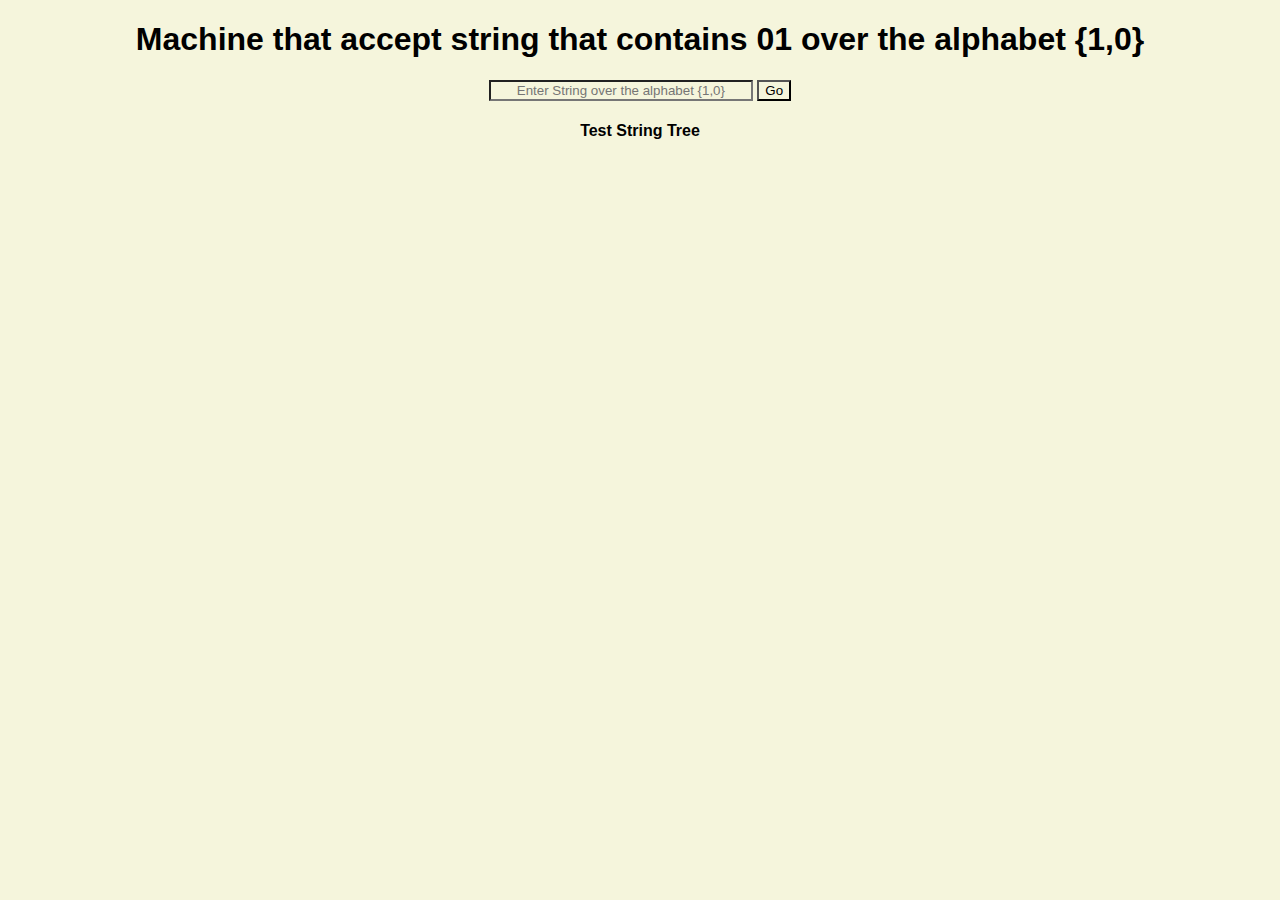
<file: Final Automata Machine/index.html>
<!DOCTYPE html>
<html lang="en">
<head>
    <meta charset="UTF-8">
    <meta name="viewport" content="width=device-width, initial-scale=1.0">
    <title>Automata Test String</title>
    <link rel="stylesheet" href="style.css">
    <script src="d3.v7.min.js"></script>
</head>
<body>
    
    <h1>Machine that accept string that contains 01 over the alphabet {1,0} </h1>
    <input type="text" id="inputString" placeholder="Enter String over the alphabet {1,0}">
    <button onclick="test()">Go</button>   
<div id="tree-container">
    <h4>Test String Tree</h4>
    <p id="result"></p>
    <div id="tree"></div>
    <script src="index.js"></script>
</div>

</body>
</html>
</file>
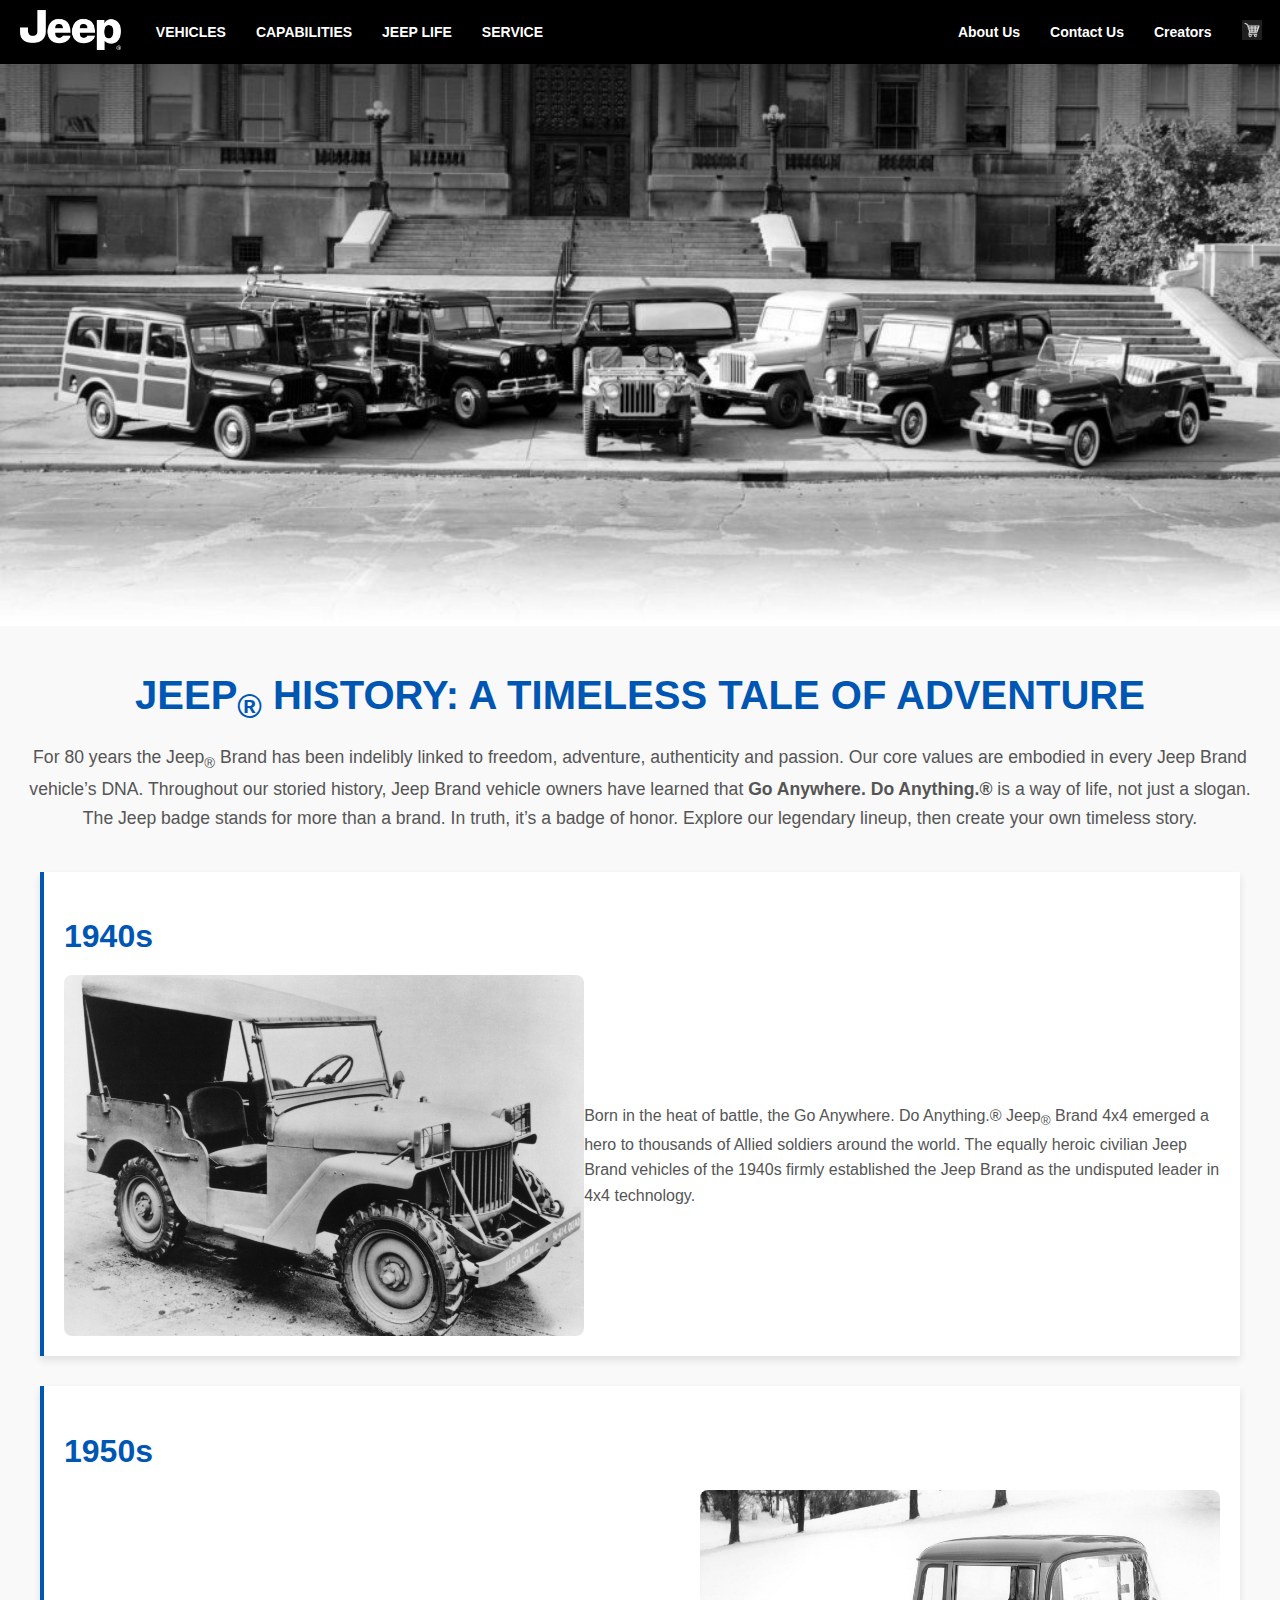
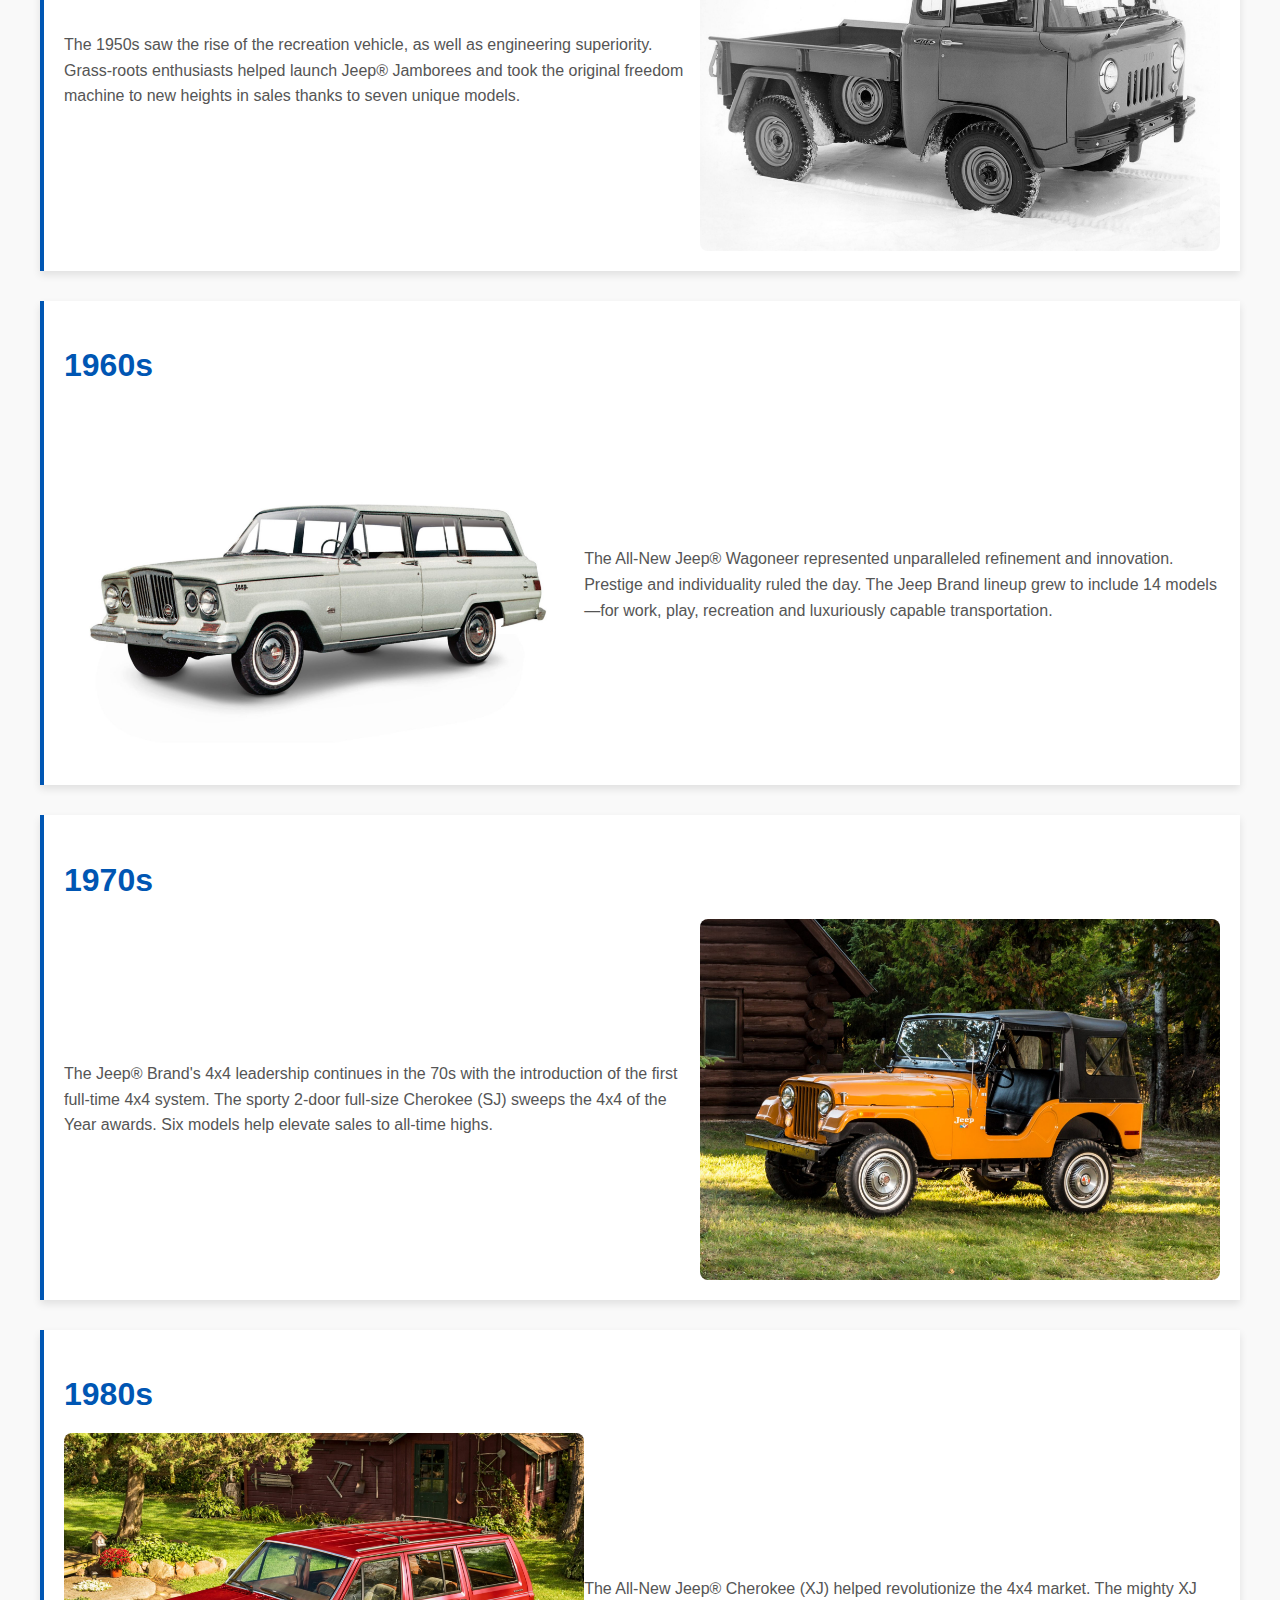
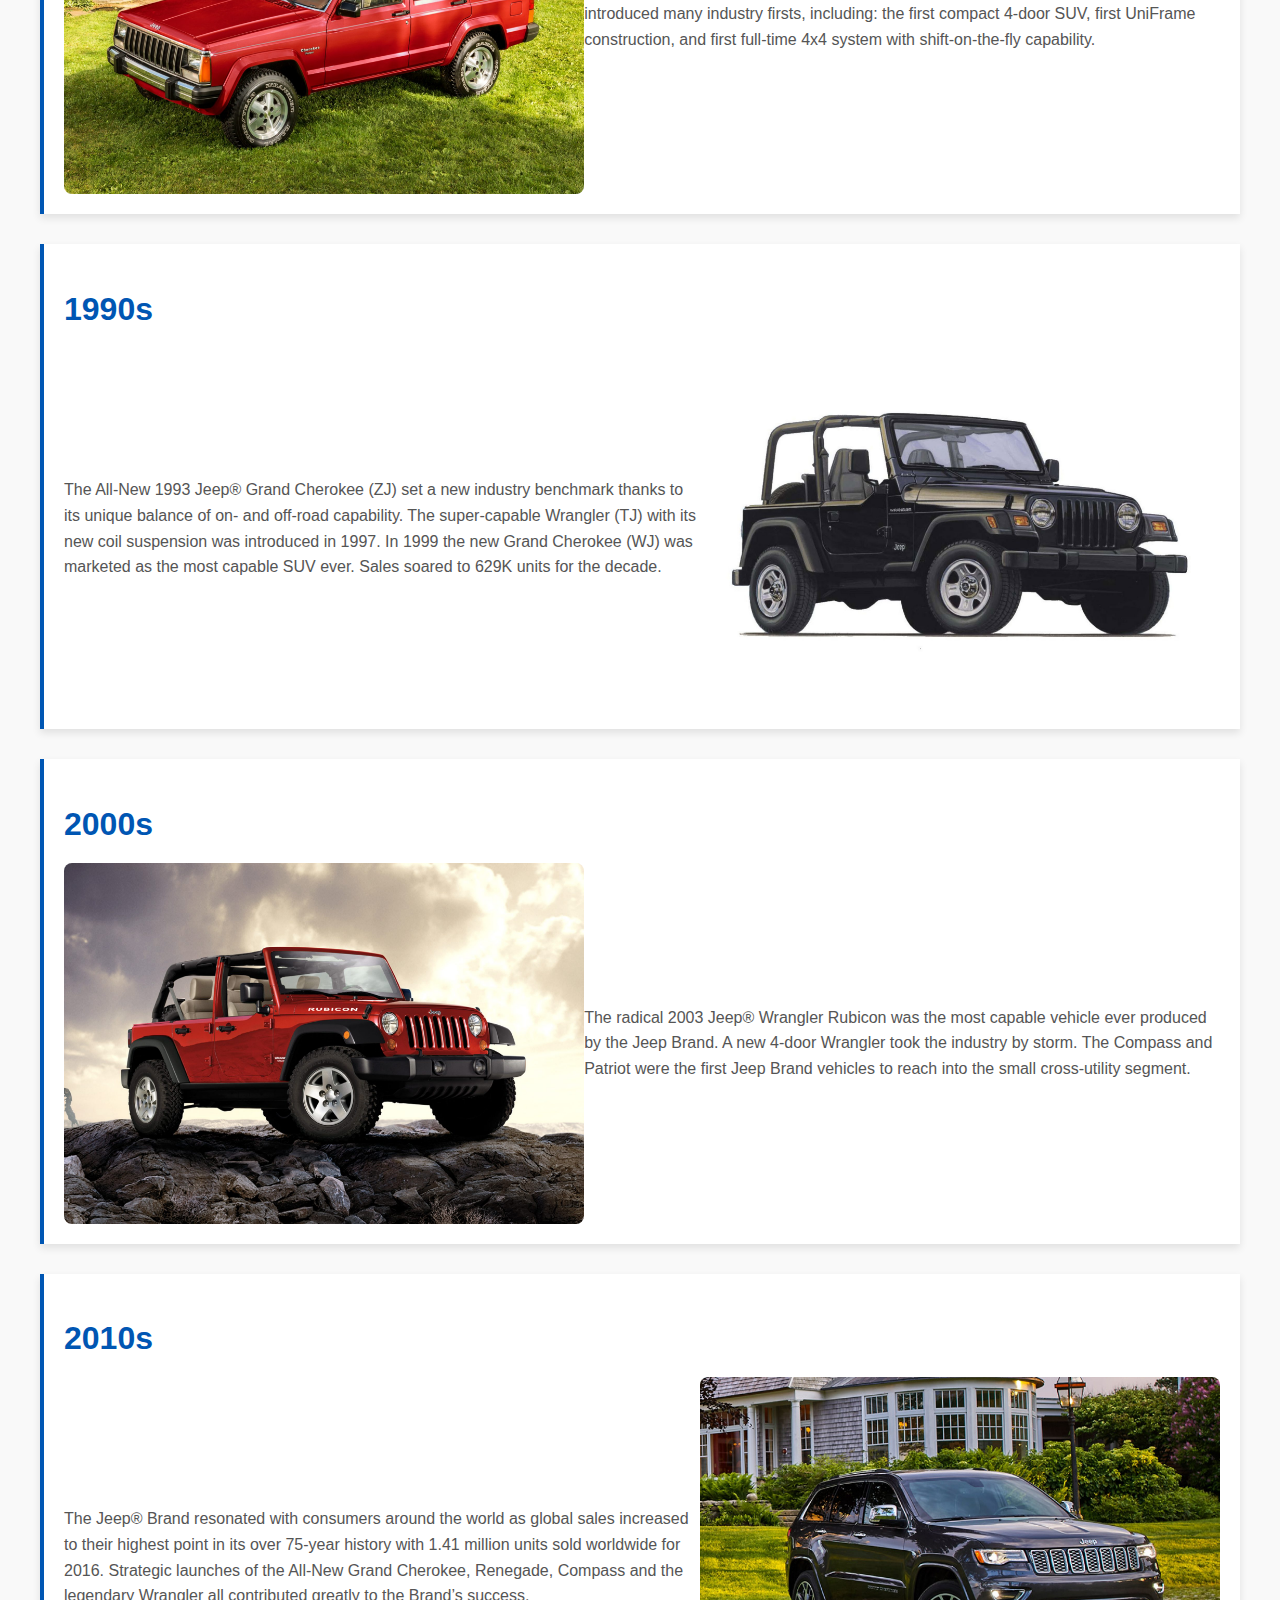
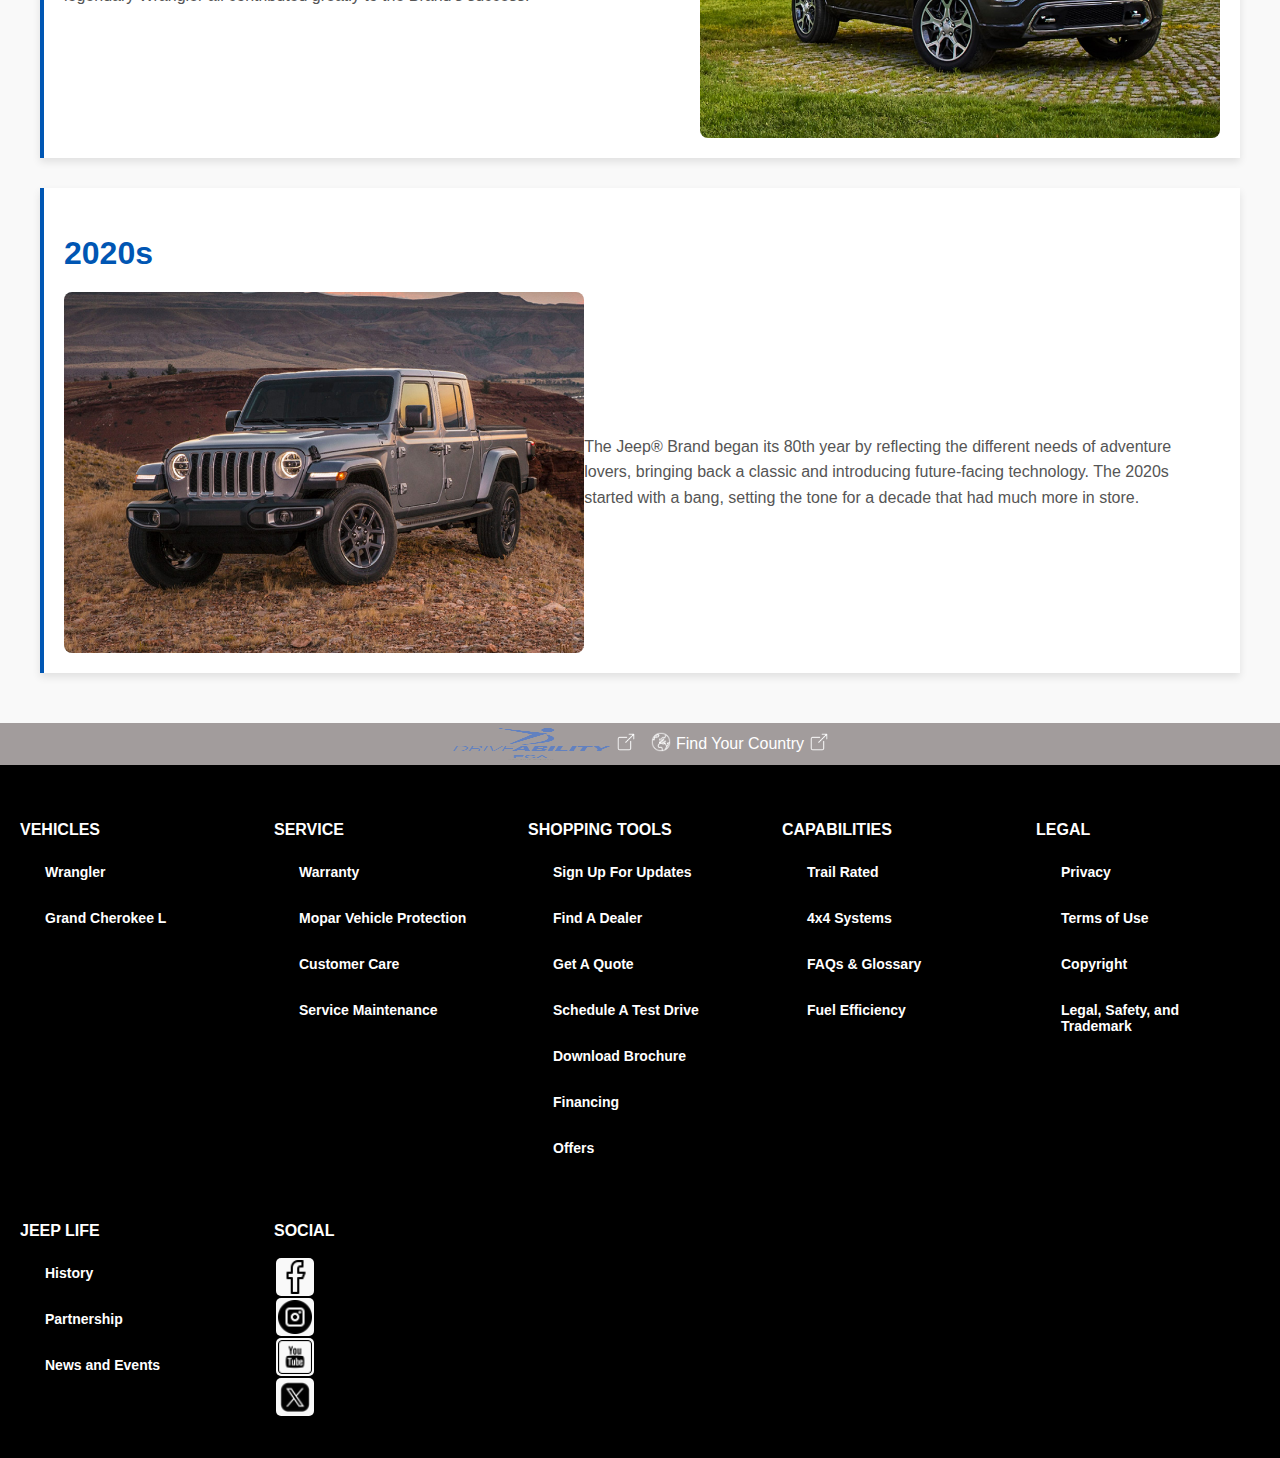
<file: DC101/history.html>
<!DOCTYPE html>
<html lang="en">
<head>
    <meta charset="UTF-8">
    <meta name="viewport" content="width=device-width, initial-scale=1.0">
    <title>Jeep® History - The Legacy of Jeep® Models By Year</title>
    <link rel="icon" href="img/jeep.ico" type="image/x-icon">
    <link rel="stylesheet" href="css/header.css">
    <link rel="stylesheet" href="css/footer.css">
    <link rel="stylesheet" href="css/history.css">
</head>
<body>
    <header>
        <div class="Jeep-head">
            <a href="index.html"><img class="JeepImg" src="img/logo-jeep.png" alt="logo-jeep"></a> 
            <nav>
                <ul>
                    <li><a href="#" id="vehicles-link">VEHICLES</a></li>
                    <li><a href="#">CAPABILITIES</a></li>
                    <li><a href="#">JEEP LIFE</a></li>
                    <li><a href="#">SERVICE</a></li>
                </ul>    
            </nav>        
            <ul>    
                <li><a href="#">About Us</a></li>
                <li><a href="#">Contact Us</a></li>
                <li><a href="#">Creators</a></li>
            </ul>
            <div class="icons-container">
                <a href="#"><img class="icons" src="img/shopping-cart-white-logo.png" alt="shopping-cart"></a>
            </div>
        </div>
    </header>
    <div id="vehicles-section" class="hidden">
        <h2>STANDARD MODELS</h2>
        <div class="vehicle-models">
            <div class="vehicle">
                <img src="img/wrangler.png" alt="Wrangler">
                <h3>WRANGLER</h3>
                <p>THE ICON</p>
                <p>Wrangler 4-Door Sport – <strong>PHP 4,790,000</strong></p>
                <p>Wrangler 2-Door Rubicon – <strong>PHP 5,590,000</strong></p>
                <p>Wrangler 4-Door Rubicon – <strong>PHP 5,780,000</strong></p>
            </div>
            <div class="vehicle">
                <img src="img/grand-cherokee.jpg" alt="Grand Cherokee L">
                <h3>GRAND CHEROKEE L</h3>
                <p>LEGACY LIVES ON</p>
                <p>Limited 3.6L – <strong>PHP 5,490,000</strong></p>
            </div>
        </div>
        <button id="close-vehicles">CLOSE</button>
    </div>


    <div id="homepage-body">
        <div class="image-container1">
            <img id="homepagepic" src="img/2018-Jeep-History-Overview-Hero.jpg.img.1000.jpg" alt="jeep-legendary-drives-homepage-mobile">
            </div>
        </div>
        <div id="jeep-history">
            <div class="jeep-history-header">
                <h1>JEEP<sub>®</sub> HISTORY: A TIMELESS TALE OF ADVENTURE</h1>
                <p>For 80 years the Jeep<sub>®</sub> Brand has been indelibly linked to freedom, adventure, authenticity and passion. Our core values are embodied in every Jeep Brand vehicle’s DNA. Throughout our storied history, Jeep Brand vehicle owners have learned that <strong>Go Anywhere. Do Anything.®</strong> is a way of life, not just a slogan. The Jeep badge stands for more than a brand. In truth, it’s a badge of honor. Explore our legendary lineup, then create your own timeless story.</p>
            </div>
        
            <div class="jeep-history-timeline">
                <div class="timeline-section">
                    <h2>1940s</h2>
                    <div class="timeline-content">
                        <img src="img/2018-Jeep-History-Overview-Pillar-1940s.jpg" alt="1940s Jeep" class="timeline-img left">
                        <p>Born in the heat of battle, the Go Anywhere. Do Anything.® 
                            Jeep<sub>®</sub> Brand 4x4 emerged a hero to thousands of Allied soldiers around the world. 
                            The equally heroic civilian Jeep Brand vehicles of the 1940s firmly established the Jeep Brand 
                            as the undisputed leader in 4x4 technology.</p>
                    </div>
                </div>
        
                <div class="timeline-section">
                    <h2>1950s</h2>
                    <div class="timeline-content">
                        <img src="img/2018-Jeep-History-Overview-Pillar-1950s.jpg" alt="1950s Jeep" class="timeline-img right">
                        <p>The 1950s saw the rise of the recreation vehicle, as well as engineering superiority. 
                            Grass-roots enthusiasts helped launch Jeep® Jamborees and took the original freedom machine 
                            to new heights in sales thanks to seven unique models.</p>
                    </div>
                </div>
        
                <div class="timeline-section">
                    <h2>1960s</h2>
                    <div class="timeline-content">
                        <img src="img/2018-Jeep-History-Overview-Pillar-1960s.jpg" alt="1960s Jeep" class="timeline-img left">
                        <p>The All-New Jeep® Wagoneer represented unparalleled refinement and innovation. 
                            Prestige and individuality ruled the day. The Jeep Brand lineup grew to include 14 models—for 
                            work, play, recreation and luxuriously capable transportation.</p>
                    </div>
                </div>
                

            <div class="timeline-section">
                <h2>1970s</h2>
                <div class="timeline-content">
                    <img src="img/2018-Jeep-History-Overview-Pillar-1970s.jpg" alt="1970s Jeep" class="timeline-img right">
                    <p>The Jeep® Brand's 4x4 leadership continues in the 70s with the introduction of the first full-time 4x4 system. 
                        The sporty 2-door full-size Cherokee (SJ) sweeps the 4x4 of the Year awards. 
                        Six models help elevate sales to all-time highs.</p>
                </div>
            </div>
            <div class="timeline-section">
                <h2>1980s</h2>
                <div class="timeline-content">
                    <img src="img/2018-Jeep-History-Overview-Pillar-1980s.jpg" alt="1980s Jeep" class="timeline-img left">
                    <p>The All-New Jeep® Cherokee (XJ) helped revolutionize the 4x4 market. 
                        The mighty XJ introduced many industry firsts, including: the first compact 4-door SUV, 
                        first UniFrame construction, and first full-time 4x4 system with shift-on-the-fly capability.</p>
                </div>
            </div>

            <div class="timeline-section">
                <h2>1990s</h2>
                <div class="timeline-content">
                    <img src="img/2018-Jeep-History-Overview-Pillar-1990s.jpg" alt="1990s Jeep" class="timeline-img right">
                    <p>The All-New 1993 Jeep® Grand Cherokee (ZJ) set a new industry benchmark thanks to its unique balance of on- and off-road capability. 
                        The super-capable Wrangler (TJ) with its new coil suspension was introduced in 1997. 
                        In 1999 the new Grand Cherokee (WJ) was marketed as the most capable SUV ever. 
                        Sales soared to 629K units for the decade.</p>
                </div>
            </div>
            <div class="timeline-section">
                <h2>2000s</h2>
                <div class="timeline-content">
                    <img src="img/2018-Jeep-History-Overview-Pillar-2000s.jpg" alt="2000s Jeep" class="timeline-img left">
                    <p>The radical 2003 Jeep® Wrangler Rubicon was the most capable vehicle ever produced by the Jeep Brand. 
                        A new 4-door Wrangler took the industry by storm. 
                        The Compass and Patriot were the first Jeep Brand vehicles to reach into the small cross-utility segment.</p>
                </div>
            </div>

            <div class="timeline-section">
                <h2>2010s</h2>
                <div class="timeline-content">
                    <img src="img/Jeep-History-2010s-Hero-2019-Grand-Cherokee-WK.jpg" alt="2010s Jeep" class="timeline-img right">
                    <p>The Jeep® Brand resonated with consumers around the world as global sales 
                        increased to their highest point in its over 75-year history with 1.41 million units sold worldwide for 2016. 
                        Strategic launches of the All-New Grand Cherokee, Renegade, Compass and the legendary Wrangler all contributed greatly to the Brand’s success.</p>
                </div>
            </div>

            <div class="timeline-section">
                <h2>2020s</h2>
                <div class="timeline-content">
                    <img src="img/Jeep-History-2020s-Hero-Overview-2020-Gladiator-JT.jpg" alt="2020s Jeep" class="timeline-img left">
                    <p>The Jeep® Brand began its 80th year by reflecting the different needs of adventure lovers, bringing back a classic and introducing future-facing technology. 
                        The 2020s started with a bang, setting the tone for a decade that had much more in store.</p>
                </div>
            </div>
        </div>
    </div>



    <div class="links1">
        <a href="http://www.fcausautomobility.com/">
            <div class="fca">
                <img src="img/FCA-DriveAbilityLogo_Vertical-1030x642.png" alt="FCA-Drive Ability">
                <div class="external-link">
                    <img src="img/external-link.png" alt="external-link" >
                </div>
            </div>
        </a>
        <a href="https://www.fcacountryfinder.com/">
            <div class="find-country">
                <div class="globe">
                    <img src="img/globe.png" alt="globe">
                </div>
                Find Your Country
                <div class="external-link">
                    <img src="img/external-link.png" alt="external-link" >
                </div>
            </div>
        </a>
    </div>

    <footer class="footer">
        <div class="footer-column">
            <h3>VEHICLES</h3>
            <ul>
                <li><a href="#">Wrangler</a></li>
                <li><a href="#">Grand Cherokee L</a></li>
            </ul>
        </div>
        <div class="footer-column">
            <h3>SERVICE</h3>
            <ul>
                <li><a href="#">Warranty</a></li>
                <li><a href="#">Mopar Vehicle Protection</a></li>
                <li><a href="#">Customer Care</a></li>
                <li><a href="#">Service Maintenance</a></li>
            </ul>
        </div>
        <div class="footer-column">
            <h3>SHOPPING TOOLS</h3>
            <ul>
                <li><a href="#">Sign Up For Updates</a></li>
                <li><a href="#">Find A Dealer</a></li>
                <li><a href="#">Get A Quote</a></li>
                <li><a href="#">Schedule A Test Drive</a></li>
                <li><a href="#">Download Brochure</a></li>
                <li><a href="#">Financing</a></li>
                <li><a href="#">Offers</a></li>
            </ul>
        </div>
        <div class="footer-column">
            <h3>CAPABILITIES</h3>
            <ul>
                <li><a href="#">Trail Rated</a></li>
                <li><a href="#">4x4 Systems</a></li>
                <li><a href="#">FAQs & Glossary</a></li>
                <li><a href="#">Fuel Efficiency</a></li>
            </ul>
        </div>
        <div class="footer-column">
            <h3>LEGAL</h3>
            <ul>
                <li><a href="#">Privacy</a></li>
                <li><a href="#">Terms of Use</a></li>
                <li><a href="#">Copyright</a></li>
                <li><a href="#">Legal, Safety, and Trademark</a></li>
            </ul>
        </div>
        <div class="footer-column">
            <h3>JEEP LIFE</h3>
            <ul>
                <li><a href="history.html">History</a></li>
                <li><a href="#">Partnership</a></li>
                <li><a href="#">News and Events</a></li>
            </ul>
        </div>
        <div class="footer-column">
            <h3>SOCIAL</h3>
            <div class="social-icons">
                <a href="https://www.facebook.com/jeepPH"><img src="img/facebook-icon.png" alt="Facebook"></a>
                <a href="https://www.instagram.com/jeepph/"><img src="img/instagram-icon.png" alt="Instagram"></a>
                <a href="https://www.youtube.com/channel/UC072FuFoX22KTJq3ZMf5h1Q"><img src="img/youtube-icon.png" alt="YouTube"></a>
                <a href="https://twitter.com/jeepph/"><img src="img/twitter-icon.png" alt="X"></a>
            </div>
        </div>
    </footer>
    <script src="jscript/header_script.js"></script>
</body>
</html>
</file>
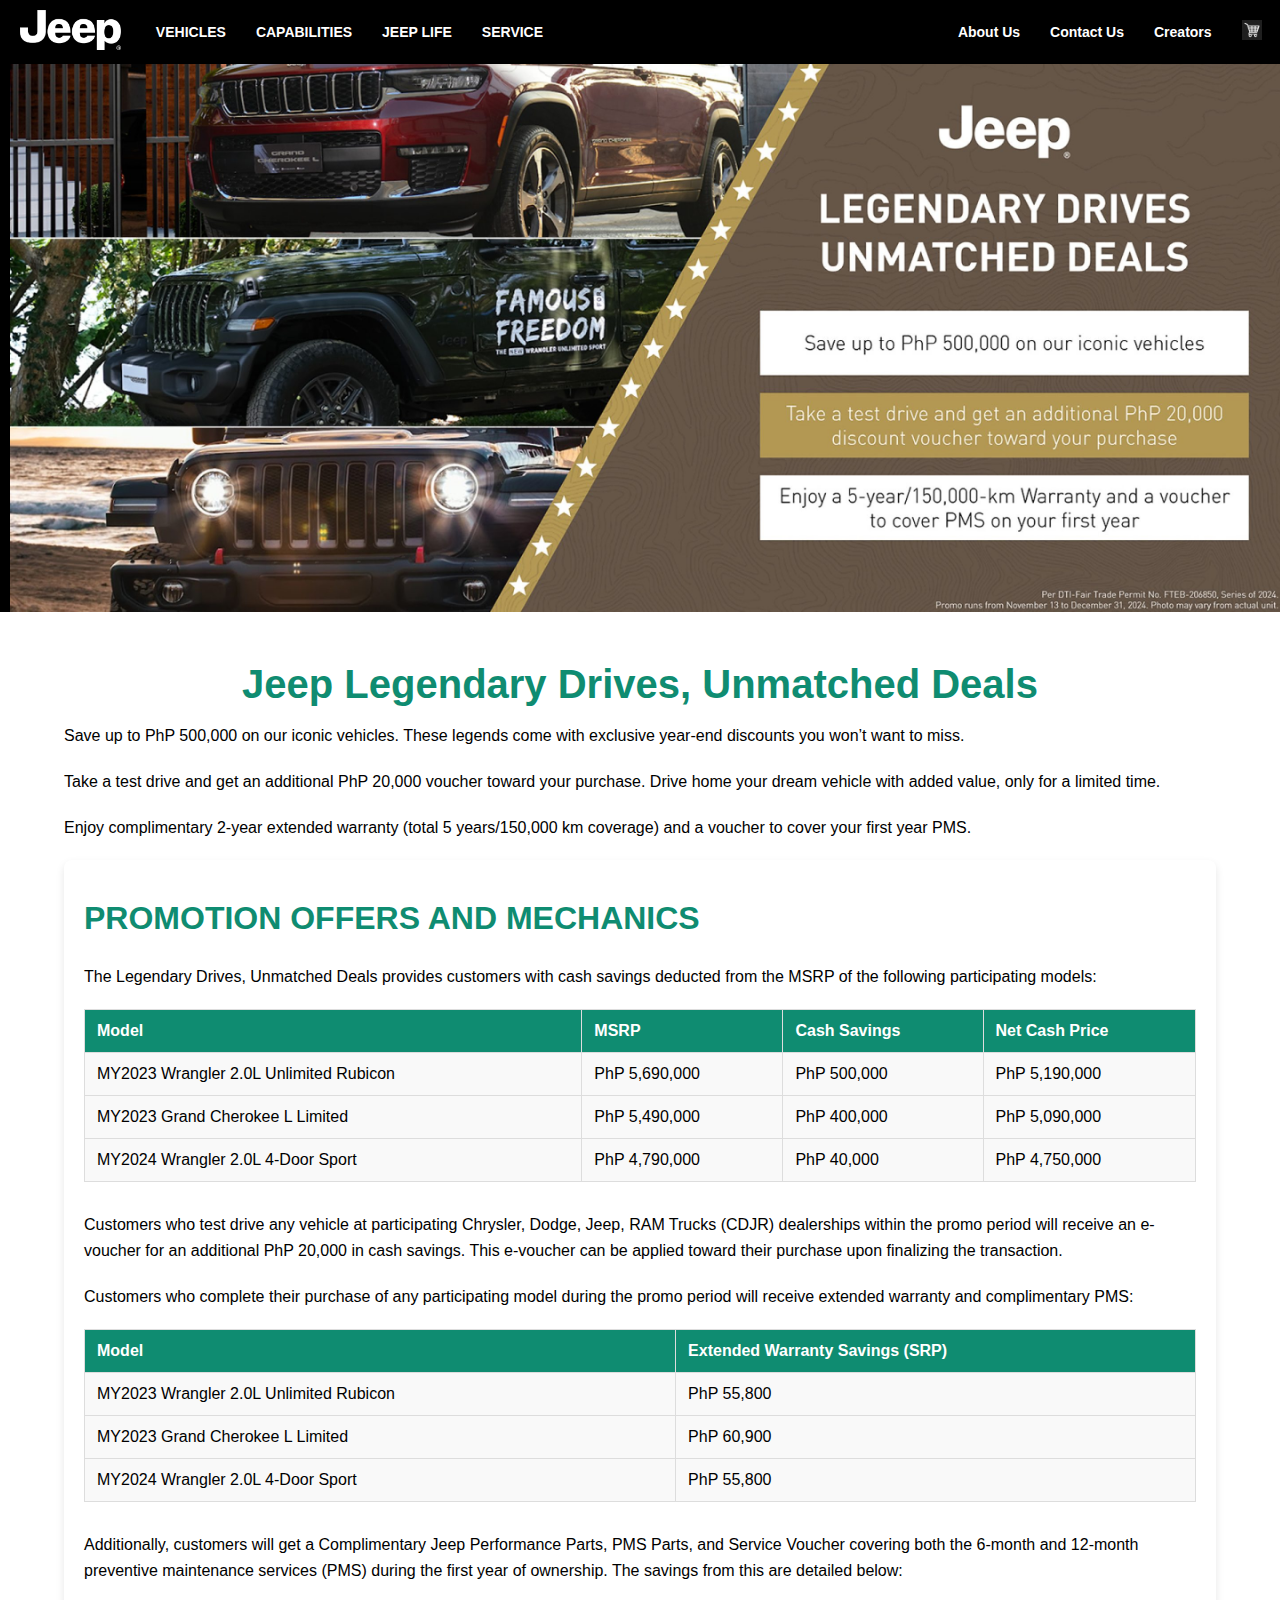
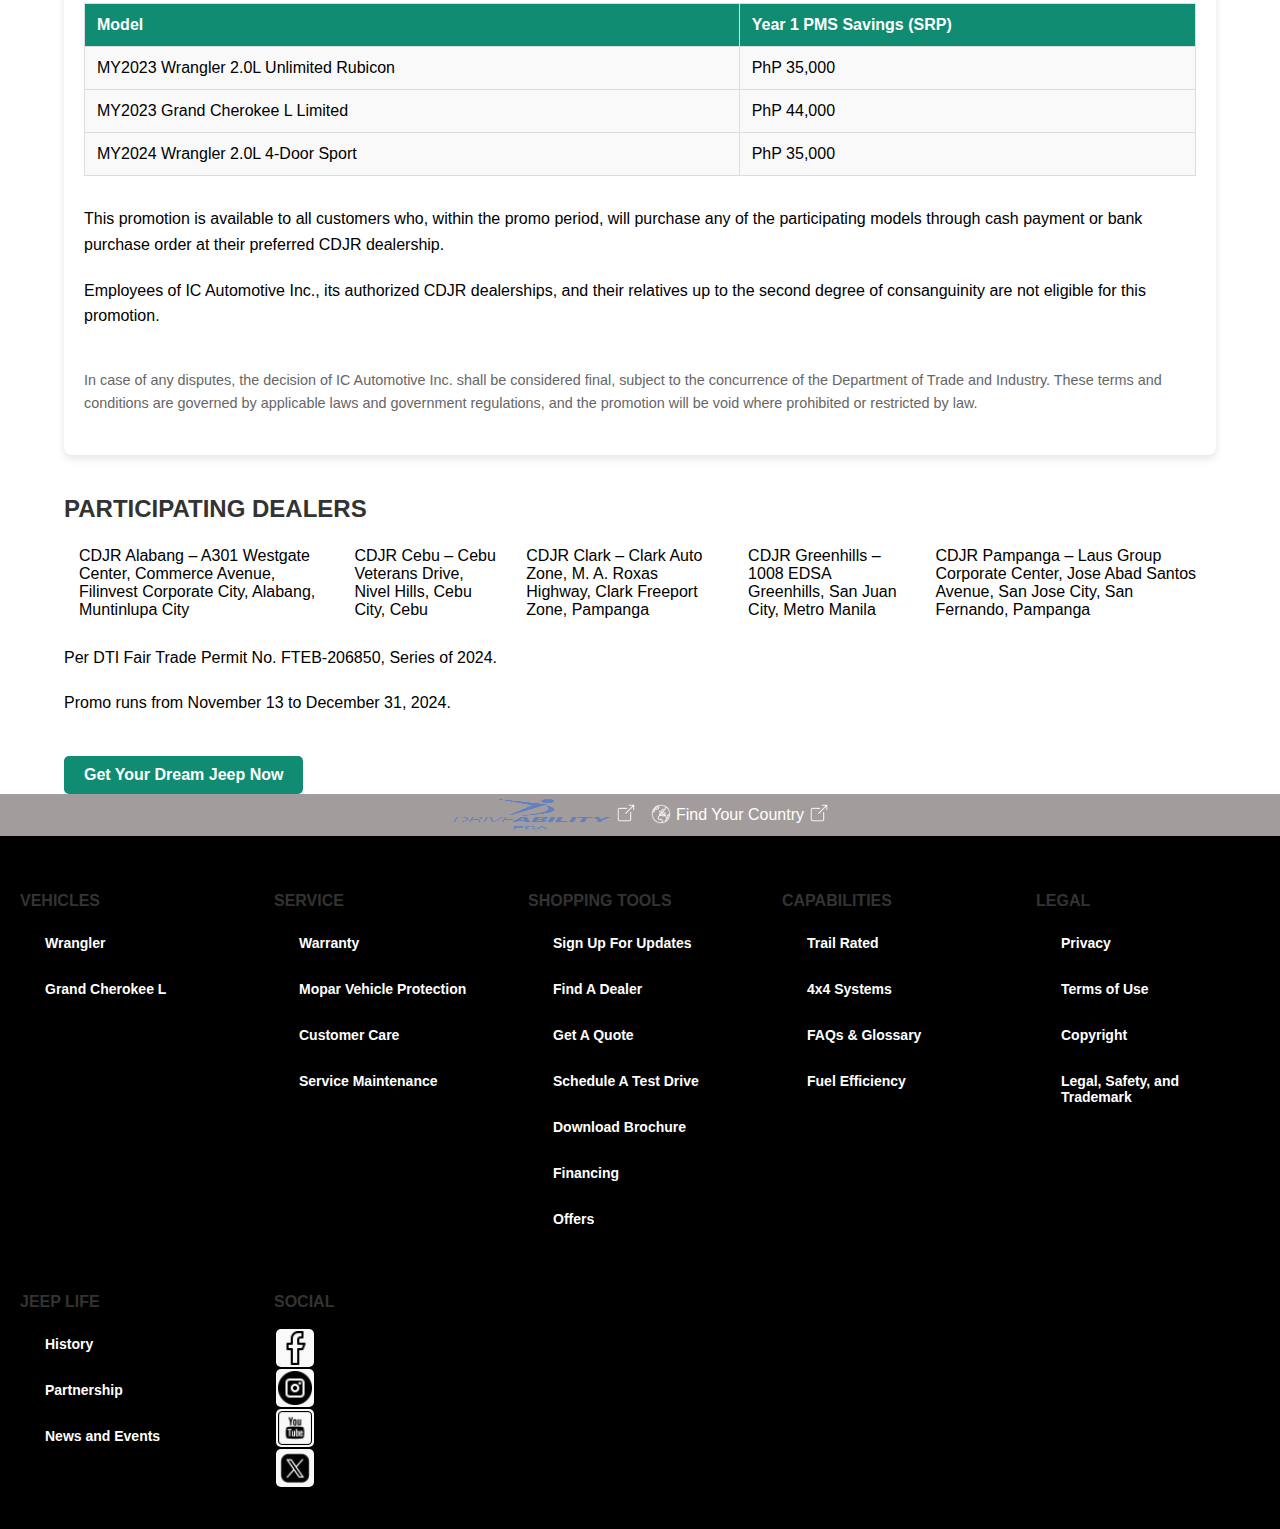
<file: DC101/mechanics.html>
<!DOCTYPE html>
<html lang="en">
<head>
    <meta charset="UTF-8">
    <meta name="viewport" content="width=device-width, initial-scale=1.0">
    <title>Jeep® Wrangler in the Philippines</title>
    <link rel="stylesheet" href="css/header.css">
    <link rel="stylesheet" href="css/footer.css">
    <link rel="stylesheet" href="css/mechanics.css">
</head>
<body>
    <div class="Jeep-head">
        <a href="index.html"><img class="JeepImg" src="img/logo-jeep.png" alt="logo-jeep"></a> 
        <nav>
            <ul>
                <li><a href="#" id="vehicles-link">VEHICLES</a></li>
                <li><a href="#">CAPABILITIES</a></li>
                <li><a href="#">JEEP LIFE</a></li>
                <li><a href="#">SERVICE</a></li>
            </ul>    
        </nav>        
            <ul>    
                <li><a href="#">About Us</a></li>
                <li><a href="#">Contact Us</a></li>
                <li><a href="#">Creators</a></li>
            </ul>
        
        <div class="icons-container">
            <a href="#"><img class="icons" src="img/shopping-cart-white-logo.png" alt="shopping-cart"></a>
        </div>
    </div>
    <div id="mechanics-body">
        <div class="image-container1">
            <img id="mechanicspic" src="img/jeep-legendary-drives-1920x850.jpg.img.2880.jpg" alt="jeep-legendary-drives-homepage-mobile">
            <div class="container">
                <!-- Header -->
                <h1>Jeep Legendary Drives, Unmatched Deals</h1>
                <p>Save up to PhP 500,000 on our iconic vehicles. These legends come with exclusive year-end discounts you won’t want to miss.</p>
                <p>Take a test drive and get an additional PhP 20,000 voucher toward your purchase. Drive home your dream vehicle with added value, only for a limited time.</p>
                <p>Enjoy complimentary 2-year extended warranty (total 5 years/150,000 km coverage) and a voucher to cover your first year PMS.</p>
                
                <!-- Promotion Offers Section -->
                <div class="promotion-section">
                    <h2>PROMOTION OFFERS AND MECHANICS</h2>
                    <p>The Legendary Drives, Unmatched Deals provides customers with cash savings deducted from the MSRP of the following participating models:</p>
                    
                    <table>
                        <thead>
                            <tr>
                                <th>Model</th>
                                <th>MSRP</th>
                                <th>Cash Savings</th>
                                <th>Net Cash Price</th>
                            </tr>
                        </thead>
                        <tbody>
                            <tr>
                                <td>MY2023 Wrangler 2.0L Unlimited Rubicon</td>
                                <td>PhP 5,690,000</td>
                                <td>PhP 500,000</td>
                                <td>PhP 5,190,000</td>
                            </tr>
                            <tr>
                                <td>MY2023 Grand Cherokee L Limited</td>
                                <td>PhP 5,490,000</td>
                                <td>PhP 400,000</td>
                                <td>PhP 5,090,000</td>
                            </tr>
                            <tr>
                                <td>MY2024 Wrangler 2.0L 4-Door Sport</td>
                                <td>PhP 4,790,000</td>
                                <td>PhP 40,000</td>
                                <td>PhP 4,750,000</td>
                            </tr>
                        </tbody>
                    </table>
        
                    <p>Customers who test drive any vehicle at participating Chrysler, Dodge, Jeep, RAM Trucks (CDJR) dealerships within the promo period will receive an e-voucher for an additional PhP 20,000 in cash savings. This e-voucher can be applied toward their purchase upon finalizing the transaction.</p>
        
                    <p>Customers who complete their purchase of any participating model during the promo period will receive extended warranty and complimentary PMS:</p>
        
                    <table>
                        <thead>
                            <tr>
                                <th>Model</th>
                                <th>Extended Warranty Savings (SRP)</th>
                            </tr>
                        </thead>
                        <tbody>
                            <tr>
                                <td>MY2023 Wrangler 2.0L Unlimited Rubicon</td>
                                <td>PhP 55,800</td>
                            </tr>
                            <tr>
                                <td>MY2023 Grand Cherokee L Limited</td>
                                <td>PhP 60,900</td>
                            </tr>
                            <tr>
                                <td>MY2024 Wrangler 2.0L 4-Door Sport</td>
                                <td>PhP 55,800</td>
                            </tr>
                        </tbody>
                    </table>
        
                    <p>Additionally, customers will get a Complimentary Jeep Performance Parts, PMS Parts, and Service Voucher covering both the 6-month and 12-month preventive maintenance services (PMS) during the first year of ownership. The savings from this are detailed below:</p>
        
                    <table>
                        <thead>
                            <tr>
                                <th>Model</th>
                                <th>Year 1 PMS Savings (SRP)</th>
                            </tr>
                        </thead>
                        <tbody>
                            <tr>
                                <td>MY2023 Wrangler 2.0L Unlimited Rubicon</td>
                                <td>PhP 35,000</td>
                            </tr>
                            <tr>
                                <td>MY2023 Grand Cherokee L Limited</td>
                                <td>PhP 44,000</td>
                            </tr>
                            <tr>
                                <td>MY2024 Wrangler 2.0L 4-Door Sport</td>
                                <td>PhP 35,000</td>
                            </tr>
                        </tbody>
                    </table>
        
                    <p>This promotion is available to all customers who, within the promo period, will purchase any of the participating models through cash payment or bank purchase order at their preferred CDJR dealership.</p>
        
                    <p>Employees of IC Automotive Inc., its authorized CDJR dealerships, and their relatives up to the second degree of consanguinity are not eligible for this promotion.</p>
        
                    <p class="terms-conditions">In case of any disputes, the decision of IC Automotive Inc. shall be considered final, subject to the concurrence of the Department of Trade and Industry. These terms and conditions are governed by applicable laws and government regulations, and the promotion will be void where prohibited or restricted by law.</p>
                </div>
        
                <!-- Participating Dealers Section -->
                <div class="dealers-list">
                    <h3>PARTICIPATING DEALERS</h3>
                    <ul>
                        <li>CDJR Alabang – A301 Westgate Center, Commerce Avenue, Filinvest Corporate City, Alabang, Muntinlupa City</li>
                        <li>CDJR Cebu – Cebu Veterans Drive, Nivel Hills, Cebu City, Cebu</li>
                        <li>CDJR Clark – Clark Auto Zone, M. A. Roxas Highway, Clark Freeport Zone, Pampanga</li>
                        <li>CDJR Greenhills – 1008 EDSA Greenhills, San Juan City, Metro Manila</li>
                        <li>CDJR Pampanga – Laus Group Corporate Center, Jose Abad Santos Avenue, San Jose City, San Fernando, Pampanga</li>
                    </ul>
                    <p>Per DTI Fair Trade Permit No. FTEB-206850, Series of 2024.</p>
                    <p>Promo runs from November 13 to December 31, 2024.</p>
                </div>
        
                <!-- Call-to-Action Button -->
                <a href="#" class="button">Get Your Dream Jeep Now</a>
            </div>
        </div>
    <div class="links1">
        <a href="http://www.fcausautomobility.com/">
            <div class="fca">
                <img src="img/FCA-DriveAbilityLogo_Vertical-1030x642.png" alt="FCA-Drive Ability">
                <div class="external-link">
                    <img src="img/external-link.png" alt="external-link" >
                </div>
            </div>
        </a>
        <a href="https://www.fcacountryfinder.com/">
            <div class="find-country">
                <div class="globe">
                    <img src="img/globe.png" alt="globe">
                </div>
                Find Your Country
                <div class="external-link">
                    <img src="img/external-link.png" alt="external-link" >
                </div>
            </div>
        </a>
    </div>

    <footer class="footer">
        <div class="footer-column">
            <h3>VEHICLES</h3>
            <ul>
                <li><a href="#">Wrangler</a></li>
                <li><a href="#">Grand Cherokee L</a></li>
            </ul>
        </div>
        <div class="footer-column">
            <h3>SERVICE</h3>
            <ul>
                <li><a href="#">Warranty</a></li>
                <li><a href="#">Mopar Vehicle Protection</a></li>
                <li><a href="#">Customer Care</a></li>
                <li><a href="#">Service Maintenance</a></li>
            </ul>
        </div>
        <div class="footer-column">
            <h3>SHOPPING TOOLS</h3>
            <ul>
                <li><a href="#">Sign Up For Updates</a></li>
                <li><a href="#">Find A Dealer</a></li>
                <li><a href="#">Get A Quote</a></li>
                <li><a href="#">Schedule A Test Drive</a></li>
                <li><a href="#">Download Brochure</a></li>
                <li><a href="#">Financing</a></li>
                <li><a href="#">Offers</a></li>
            </ul>
        </div>
        <div class="footer-column">
            <h3>CAPABILITIES</h3>
            <ul>
                <li><a href="#">Trail Rated</a></li>
                <li><a href="#">4x4 Systems</a></li>
                <li><a href="#">FAQs & Glossary</a></li>
                <li><a href="#">Fuel Efficiency</a></li>
            </ul>
        </div>
        <div class="footer-column">
            <h3>LEGAL</h3>
            <ul>
                <li><a href="#">Privacy</a></li>
                <li><a href="#">Terms of Use</a></li>
                <li><a href="#">Copyright</a></li>
                <li><a href="#">Legal, Safety, and Trademark</a></li>
            </ul>
        </div>
        <div class="footer-column">
            <h3>JEEP LIFE</h3>
            <ul>
                <li><a href="history.html">History</a></li>
                <li><a href="#">Partnership</a></li>
                <li><a href="#">News and Events</a></li>
            </ul>
        </div>
        <div class="footer-column">
            <h3>SOCIAL</h3>
            <div class="social-icons">
                <a href="https://www.facebook.com/jeepPH"><img src="img/facebook-icon.png" alt="Facebook"></a>
                <a href="https://www.instagram.com/jeepph/"><img src="img/instagram-icon.png" alt="Instagram"></a>
                <a href="https://www.youtube.com/channel/UC072FuFoX22KTJq3ZMf5h1Q"><img src="img/youtube-icon.png" alt="YouTube"></a>
                <a href="https://twitter.com/jeepph/"><img src="img/twitter-icon.png" alt="X"></a>
            </div>
        </div>
    </footer> 
</body>
</html>
</file>
<file: Final Automata Machine/style.css>
*{
    background-color: beige;
    font-family: Arial, Helvetica, sans-serif;
    text-align: center;
}
#inputString{
   width: 16rem;
}

#tree-container{
    text-align: left;
    min-width: 20px; 
    min-height: 10vh; 
    overflow: auto;
}

.node circle {
    margin-top: 30px;
    padding-top: 30px;
}

.node text {
    font: 15px arial;
    font-weight: bold;
}

.link {
    fill: none;
    stroke: #ccc;
    stroke-width: 2px;
}
</file>
<file: DC101/css/header.css>
body {
    margin: 0;
    font-family: Arial, sans-serif;
}

.Jeep-head {
    background-color: black;
    color: white;
    padding: 10px 20px;
    position: absolute;
    width: 97%;
    z-index: 1000;
    display: flex;
    justify-content: space-between; 
    align-items: center; 
}

.JeepImg {
    height: 40px;
    margin-right: 20px;
}
@media (max-width: 768px) {
    .Jeep-head {
        flex-direction: column;
        align-items: flex-start;
    }

    #homepagepic {
        height: 400px;
    }

    .ads1 {
        width: 90%;
        margin: 0 auto;
    }
}

nav {
    display: flex;
    flex-grow: 1;
    justify-content: flex-start; 
}

ul {
    list-style: none;
    display: flex;
    margin: 0;
    padding: 0;
}

ul li {
    margin: 0 15px;
}

ul li a {
    text-decoration: none;
    color: white;
    font-weight: bold;
    font-size: 14px;
    transition: color 0.3s ease;
}


ul li a:hover {
    color: #FFD700; 
}

.icons-container {
    display: flex;
    justify-content: flex-end; 
    align-items: center;
   
}
.icons-container a:hover {
    opacity: 0.7;
}
.icons {
    height: 20px;
    margin-left: 15px;
}

.vehicle-models {
    display: flex;
    justify-content: space-around;
    margin: 10px 0;
}

.vehicle {
    text-align: center;
}

.vehicle img {
    max-width: 300px;
    height: auto;
}

.hidden {
    display: none;
}

#vehicles-section {
    margin-left: 15%;
    margin-right: 15%;
    padding: 10px;
    background-color: #ffffff;
    text-align: center;
}

#vehicles-section h2 {
    font-size: 30px;
    margin-top: 60px;
    margin-bottom: 0;
    color: black;
}
#vehicles-section h2 {
    font-size: 30px;
    margin-top: 60px;
    margin-bottom: 0;
    color: black;
}

#close-vehicles {
    position: absolute;
    top: 60px;
    right: 25px;
    margin-top: 20px;
    padding: 10px 20px;
    background-color: black;
    color: white;
    border: none;
    border-radius: 20px;
    cursor: pointer;
    font-weight: bold;
}

#close-vehicles:hover {
    background-color: #FFD700;
    color: black;
}
</file>
<file: DC101/css/footer.css>
.links1 {
    margin: 0;
    padding: 5px;
    background-color: #a29c9c;
    display: flex;
    justify-content: center;  
    align-items: center;      
}

.fca {
    display: flex;
    justify-content: center; 
    align-items: center;      
}

.fca img {
    width: 10rem;
    height: 2rem;
}

.fca .external-link img {
    width: 20px;
    height: 20px;
    margin-left: 5px;
}

a {
    text-decoration: none;
}

.find-country {
    display: flex;
    justify-content: center;  
    align-items: center;      
    color: #ffffff;
    margin-left: 15px;
}

.find-country .globe img {
    width: 20px;
    height: 20px;
    margin-top: 1px;
    margin-left: 10x;
    margin-right: 5px;
}

.find-country .external-link img {
    width: 20px;
    height: 20px;
    margin-left: 5px;
}

.footer {
    background-color: #000;
    color: #fff;
    padding: 40px 20px;
    display: grid; 
    grid-template-columns: repeat(5, 1fr); 
    gap: 30px; 
    font-family: Arial, sans-serif;
}

.footer-column {
    display: flex;
    flex-direction: column;
    text-align: left; 
}

.footer-column h3 {
    font-size: 16px;
    margin-bottom: 15px;
    text-transform: uppercase;
    font-weight: bold; 
}

.footer-column ul {
    list-style: none; 
    padding: 0;
    margin: 0;
    display: block; 
}

.footer-column ul li {
    display: block; 
    margin-bottom: 10px; 
}

.footer-column ul li a {
    color: #fff;
    text-decoration: none;
    font-size: 14px; 
    display: block; 
    padding: 10px; 
    background-color: #000000; 
    border-radius: 5px; 
}

.footer-column ul li a:hover {
    text-decoration: underline;
    color: #FFD700; 
    background-color: #444; /* Change background on hover */
}


.social-icons {
    display: block;
    gap: 10px;
    margin-top: 1px;
}

.social-icons img {
    background-color: #f9f9f9;
    border-radius: 5px;
    padding: 2px;
    margin: 2px;
    display: block;
    width: 34px;
    height: 34px;
}

@media (max-width: 1024px) {
    .footer {
        grid-template-columns: repeat(2, 1fr); 
    }
}

@media (max-width: 768px) {
    .footer {
        grid-template-columns: 1fr; 
    }
    .footer-column {
        text-align: center; 
    }
}
</file>
<file: DC101/css/history.css>
#homepage-body {
    padding: 0;
    margin: 0;
}

.image-container1 img {
    width: 100%;
    height: auto;
    object-fit: cover;
}

#jeep-history {
    padding: 20px;
    background-color: #f9f9f9;
    font-family: 'Arial', sans-serif;
}

.jeep-history-header {
    text-align: center;
    margin-bottom: 40px;
}

.jeep-history-header h1 {
    font-size: 2.5rem;
    margin-bottom: 10px;
    color: #0056b3; /* Jeep's blue shade */
}

.jeep-history-header p {
    font-size: 1.1rem;
    line-height: 1.6;
    color: #555;
}

.jeep-history-timeline {
    max-width: 1200px;
    margin: 0 auto;
}

.timeline-section {
    background-color: #ffffff;
    padding: 20px;
    margin-bottom: 30px;
    border-left: 4px solid #0056b3;
    box-shadow: 0px 4px 8px rgba(0, 0, 0, 0.1);
}

.timeline-section h2 {
    font-size: 2rem;
    margin-bottom: 10px;
    color: #0056b3;
}

.timeline-content {
    display: flex;
    align-items: center;
    justify-content: space-between;
    margin-top: 20px;
}

.timeline-img {
    width: 45%;
    height: auto;
    border-radius: 8px;
    transition: transform 0.3s ease-in-out;
}

.timeline-content p {
    font-size: 1rem;
    line-height: 1.6;
    color: #555;
}

.timeline-img.left {
    order: -1; /* Position image to the left */
}

.timeline-img.right {
    order: 1; /* Position image to the right */
}

.timeline-content:hover .timeline-img {
    transform: scale(1.05);
}

/* Mobile responsiveness */
@media (max-width: 768px) {
    .jeep-history-header h1 {
        font-size: 2rem;
    }

    .timeline-section {
        padding: 15px;
    }

    .timeline-section h2 {
        font-size: 1.5rem;
    }

    .timeline-content {
        flex-direction: column;
        align-items: center;
    }

    .timeline-img {
        width: 80%;
        margin-bottom: 20px;
    }
}
</file>
<file: DC101/css/mechanics.css>
.image-container1 {
    position: relative;
    width: 100%;
    overflow: hidden; 
}

#mechanicspic {
    margin-top: 45px;
    padding-left: 10PX;
    background-color: black;
    width: 100%;
    height: auto; 
    object-fit: cover; 
}


.container {
    width: 90%;
    margin: 0 auto;
    padding-top: 20px;
}

h1 {
    font-size: 2.5rem;
    font-weight: bold;
    text-align: center;
    color: #0f8c71; 
    margin-bottom: 10px;
}

h2 {
    font-size: 2rem;
    font-weight: bold;
    color: #0f8c71;
    margin-top: 20px;
}

h3 {
    font-size: 1.5rem;
    font-weight: bold;
    color: #333;
}

p {
    font-size: 1rem;
    line-height: 1.6;
    margin-bottom: 20px;
}

.promotion-section {
    background-color: #fff;
    border-radius: 8px;
    box-shadow: 0 4px 8px rgba(0, 0, 0, 0.1);
    padding: 20px;
    margin-bottom: 20px;
}

table {
    width: 100%;
    border-collapse: collapse;
    margin-bottom: 30px;
}

th, td {
    padding: 12px;
    text-align: left;
    border: 1px solid #ddd;
}

th {
    background-color: #0f8c71;
    color: white;
}

td {
    background-color: #f9f9f9;
}

/* Button Styling */
.button {
    display: inline-block;
    padding: 10px 20px;
    background-color: #0f8c71;
    color: white;
    font-size: 16px;
    font-weight: bold;
    text-align: center;
    border-radius: 5px;
    text-decoration: none;
    cursor: pointer;
    margin-top: 20px;
    transition: background-color 0.3s ease;
}

.button:hover {
    background-color: #0f9c81;
}

.dealers-list {
    margin-top: 40px;
}

.dealers-list ul {
    list-style-type: none;
    padding: 0;
}

.dealers-list li {
    font-size: 1rem;
    margin-bottom: 10px;
}

.dealers-list a {
    color: #0f8c71;
    text-decoration: none;
}

.dealers-list a:hover {
    text-decoration: underline;
}

.terms-conditions {
    font-size: 0.9rem;
    color: #666;
    line-height: 1.6;
    margin-top: 40px;
}

@media (max-width: 768px) {
    h1 {
        font-size: 2rem;
    }

    h2 {
        font-size: 1.5rem;
    }

    table {
        font-size: 0.9rem;
    }

    .button {
        width: 100%;
        text-align: center;
        padding: 12px 20px;
    }

    .promotion-section {
        padding: 15px;
    }

    .dealers-list {
        margin-top: 30px;
    }
}
</file>
